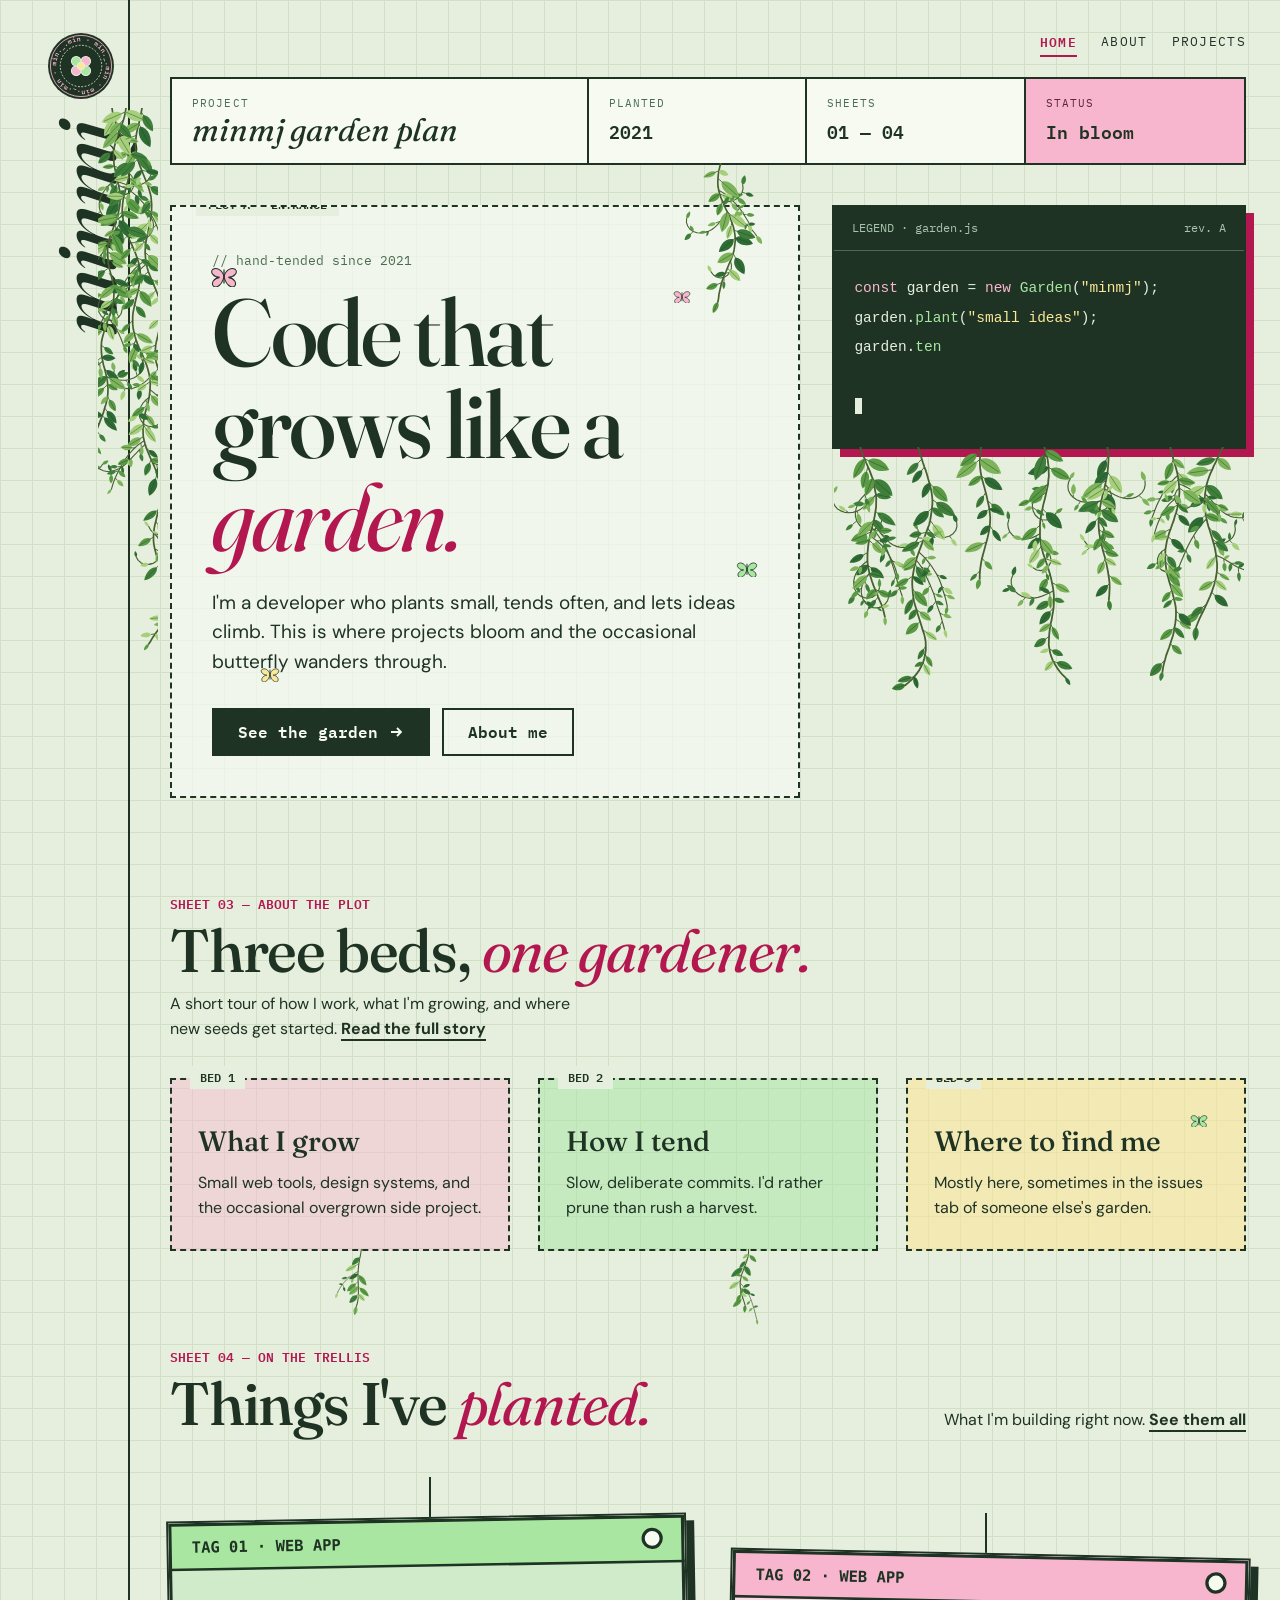
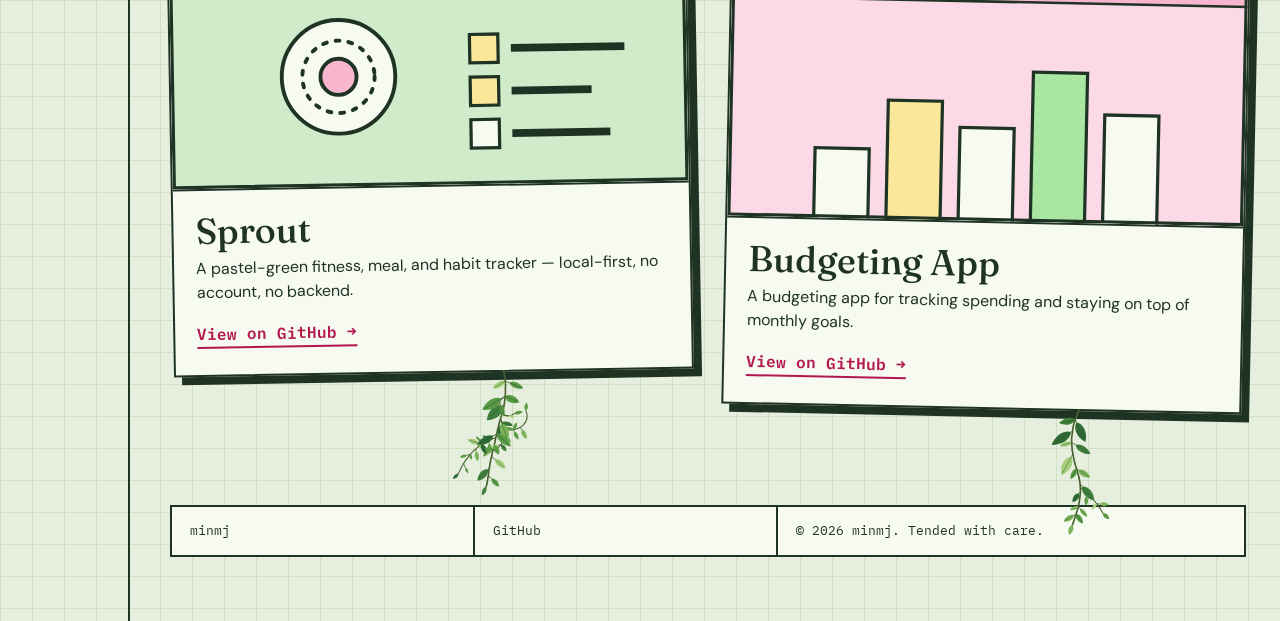
<file: index.html>
<!doctype html>
<html lang="en">
<head>
  <meta charset="utf-8">
  <meta name="viewport" content="width=device-width, initial-scale=1">
  <title>minmj</title>
  <meta name="description" content="Personal site and project garden — pink, floral, and a little bit playful.">
  <link rel="icon" href="assets/favicon.svg" type="image/svg+xml">
  <link rel="preconnect" href="https://fonts.googleapis.com">
  <link rel="preconnect" href="https://fonts.gstatic.com" crossorigin>
  <link href="https://fonts.googleapis.com/css2?family=Fraunces:ital,opsz,wght@0,9..144,500;1,9..144,400;1,9..144,500&family=IBM+Plex+Mono:wght@400;500;600&family=DM+Sans:wght@400;500;700&display=swap" rel="stylesheet">
  <link rel="stylesheet" href="styles.css?v=4">
</head>
<body>
  <a class="skip" href="#main">Skip to content</a>
  <div class="shell">

    <header class="spine">
      <img class="vine vine-spine" src="assets/vines/spine.svg" alt="" aria-hidden="true" width="1" height="1" loading="lazy" decoding="async">
      <div class="spine-top">
        <a class="avatar" href="index.html" aria-label="minmj home"><img src="assets/avatar.svg" alt="" width="64" height="64"></a>
        <a class="wordmark" href="index.html">minmj</a>
      </div>
    </header>

    <main class="main" id="main">

      <nav class="topnav" aria-label="Main">
        <a href="index.html" aria-current="page">Home</a>
        <a href="about.html">About</a>
        <a href="projects.html">Projects</a>
      </nav>

      <div class="titleblock">
        <img class="vine " src="assets/vines/titleblock.svg" alt="" aria-hidden="true" width="1" height="1" loading="lazy" decoding="async">
        <div class="tb-project">
          <div class="tb-label">Project</div>
          <div class="tb-name">minmj garden plan</div>
        </div>
        <div class="tb-cell">
          <div class="tb-label">Planted</div>
          <div class="tb-value">2021</div>
        </div>
        <div class="tb-cell">
          <div class="tb-label">Sheets</div>
          <div class="tb-value">01 — 04</div>
        </div>
        <div class="tb-cell tb-status">
          <div class="tb-label">Status</div>
          <div class="tb-value">In bloom</div>
        </div>
      </div>

      <section class="hero">
        <div class="plot">
          <img class="vine vine-hero" src="assets/vines/hero.svg" alt="" aria-hidden="true" width="1" height="1" loading="lazy" decoding="async">
          <span class="plot-label">PLOT A · ENTRANCE</span>
          <div class="eyebrow">// hand-tended since 2021</div>
          <h1>Code that grows like a <em>garden.</em></h1>
          <p class="lede">I'm a developer who plants small, tends often, and lets ideas climb. This is where projects bloom and the occasional butterfly wanders through.</p>
          <div class="btn-row">
            <a class="btn btn-solid" href="projects.html">See the garden
              <svg width="16" height="16" viewBox="0 0 16 16" fill="none" stroke="currentColor" stroke-width="1.8" aria-hidden="true"><path d="M3 8h10M9 4l4 4-4 4"/></svg>
            </a>
            <a class="btn" href="about.html">About me</a>
          </div>

          <div class="bfly b1" aria-hidden="true"><svg viewBox="0 0 32 24" fill="var(--pink)" stroke="currentColor" stroke-width="1.2"><path d="M16 12c-2-8-9-11-13-8-3 3 1 9 8 9-7 1-10 7-7 10 4 3 10-2 12-11Zm0 0c2-8 9-11 13-8 3 3-1 9-8 9 7 1 10 7 7 10-4 3-10-2-12-11Z"/><line x1="16" y1="4" x2="16" y2="20" stroke="var(--ink)" stroke-width="1.4"/></svg></div>
          <div class="bfly b2" aria-hidden="true"><svg viewBox="0 0 32 24" fill="var(--green)" stroke="currentColor" stroke-width="1.2"><path d="M16 12c-2-8-9-11-13-8-3 3 1 9 8 9-7 1-10 7-7 10 4 3 10-2 12-11Zm0 0c2-8 9-11 13-8 3 3-1 9-8 9 7 1 10 7 7 10-4 3-10-2-12-11Z"/><line x1="16" y1="4" x2="16" y2="20" stroke="var(--ink)" stroke-width="1.4"/></svg></div>
          <div class="bfly b3" aria-hidden="true"><svg viewBox="0 0 32 24" fill="var(--butter)" stroke="currentColor" stroke-width="1.2"><path d="M16 12c-2-8-9-11-13-8-3 3 1 9 8 9-7 1-10 7-7 10 4 3 10-2 12-11Zm0 0c2-8 9-11 13-8 3 3-1 9-8 9 7 1 10 7 7 10-4 3-10-2-12-11Z"/><line x1="16" y1="4" x2="16" y2="20" stroke="var(--ink)" stroke-width="1.4"/></svg></div>
          <div class="bfly b4" aria-hidden="true"><svg viewBox="0 0 32 24" fill="var(--pink)" stroke="currentColor" stroke-width="1.2"><path d="M16 12c-2-8-9-11-13-8-3 3 1 9 8 9-7 1-10 7-7 10 4 3 10-2 12-11Zm0 0c2-8 9-11 13-8 3 3-1 9-8 9 7 1 10 7 7 10-4 3-10-2-12-11Z"/><line x1="16" y1="4" x2="16" y2="20" stroke="var(--ink)" stroke-width="1.4"/></svg></div>
        </div>

        <aside class="legend" aria-label="garden.js">
          <img class="vine " src="assets/vines/legend.svg" alt="" aria-hidden="true" width="1" height="1" loading="lazy" decoding="async">
          <div class="legend-bar"><span>LEGEND · garden.js</span><span>rev. A</span></div>
<pre><code id="code"></code></pre>
        </aside>
      </section>

      <section class="section" aria-labelledby="contrib-h">
        <div class="section-head">
          <div>
            <div class="sheet">SHEET 02 — THE ALMANAC</div>
            <h2 id="contrib-h">A season of <em>commits.</em></h2>
          </div>
          <p>Pink, green, and butter squares, watered most days. <a class="textlink" href="https://github.com/minmj" target="_blank" rel="noopener">See the full history</a></p>
        </div>
        <div class="plot almanac">
          <span class="plot-label">ALMANAC · CONTRIBUTIONS</span>
          <div id="contrib-chart" aria-label="minmj's GitHub contribution activity over the last 6 months"></div>
        </div>
      </section>

      <section class="section" aria-labelledby="about-h">
        <div class="section-head">
          <div>
            <div class="sheet">SHEET 03 — ABOUT THE PLOT</div>
            <h2 id="about-h">Three beds, <em>one gardener.</em></h2>
          </div>
          <p>A short tour of how I work, what I'm growing, and where new seeds get started. <a class="textlink" href="about.html">Read the full story</a></p>
        </div>
        <div class="beds">
          <div class="plot bed bed-pink">
            <img class="vine " src="assets/vines/bed-a.svg" alt="" aria-hidden="true" width="1" height="1" loading="lazy" decoding="async">
            <span class="plot-label">BED 1</span>
            <h3>What I grow</h3>
            <p>Small web tools, design systems, and the occasional overgrown side project.</p>
          </div>
          <div class="plot bed bed-green">
            <img class="vine " src="assets/vines/bed-b.svg" alt="" aria-hidden="true" width="1" height="1" loading="lazy" decoding="async">
            <span class="plot-label">BED 2</span>
            <h3>How I tend</h3>
            <p>Slow, deliberate commits. I'd rather prune than rush a harvest.</p>
          </div>
          <div class="plot bed bed-butter" style="overflow:hidden;">
            <img class="vine " src="assets/vines/bed-wide.svg" alt="" aria-hidden="true" width="1" height="1" loading="lazy" decoding="async">
            <span class="plot-label">BED 3</span>
            <h3>Where to find me</h3>
            <p>Mostly here, sometimes in the issues tab of someone else's garden.</p>
            <div class="bfly b5" aria-hidden="true"><svg viewBox="0 0 32 24" fill="var(--green)" stroke="currentColor" stroke-width="1.2"><path d="M16 12c-2-8-9-11-13-8-3 3 1 9 8 9-7 1-10 7-7 10 4 3 10-2 12-11Zm0 0c2-8 9-11 13-8 3 3-1 9-8 9 7 1 10 7 7 10-4 3-10-2-12-11Z"/><line x1="16" y1="4" x2="16" y2="20" stroke="var(--ink)" stroke-width="1.4"/></svg></div>
          </div>
        </div>
      </section>

      <section class="section" aria-labelledby="proj-h">
        <div class="section-head">
          <div>
            <div class="sheet">SHEET 04 — ON THE TRELLIS</div>
            <h2 id="proj-h">Things I've <em>planted.</em></h2>
          </div>
          <p>What I'm building right now. <a class="textlink" href="projects.html">See them all</a></p>
        </div>
        <div class="tags">
          <div class="tag-wrap">
            <div class="string"></div>
            <article class="tag">
              <img class="vine " src="assets/vines/tag-bottom-1.svg" alt="" aria-hidden="true" width="1" height="1" loading="lazy" decoding="async">
              <img class="card-art" src="assets/sprout-card.svg" alt="" width="400" height="206">
              <div class="tag-body">
                <h3>Sprout</h3>
                <p>A pastel-green fitness, meal, and habit tracker — local-first, no account, no backend.</p>
                <a class="tag-link" href="https://github.com/Minmj/sprout_fitness">View on GitHub →</a>
              </div>
            </article>
          </div>
          <div class="tag-wrap">
            <div class="string"></div>
            <article class="tag">
              <img class="vine " src="assets/vines/tag-bottom-2.svg" alt="" aria-hidden="true" width="1" height="1" loading="lazy" decoding="async">
              <img class="card-art" src="assets/budgeting-app-card.svg" alt="" width="400" height="206">
              <div class="tag-body">
                <h3>Budgeting App</h3>
                <p>A budgeting app for tracking spending and staying on top of monthly goals.</p>
                <a class="tag-link" href="https://github.com/Minmj/BudgetApp">View on GitHub →</a>
              </div>
            </article>
          </div>
        </div>
      </section>

      <footer class="footer">
        <div>minmj</div>
        <a href="https://github.com/minmj">GitHub</a>
        <div>© 2026 minmj. Tended with care.</div>
      </footer>

    </main>
  </div>
  <script src="assets/typewriter.js?v=4"></script>
  <script>
    typewriter(document.getElementById('code'), [
      [{t:'const ', c:'k'},{t:'garden', c:null},{t:' = ', c:null},{t:'new ', c:'k'},{t:'Garden', c:'f'},{t:'(', c:null},{t:'"minmj"', c:'s'},{t:');', c:null}],
      [{t:'garden.', c:null},{t:'plant', c:'f'},{t:'(', c:null},{t:'"small ideas"', c:'s'},{t:');', c:null}],
      [{t:'garden.', c:null},{t:'tend', c:'f'},{t:'({ pace: ', c:null},{t:'"slow"', c:'s'},{t:' });', c:null}],
      [{t:'garden.', c:null},{t:'prune', c:'f'},{t:'();', c:null},{t:' // before rushing a harvest', c:'c'}],
      [{t:'await ', c:'k'},{t:'garden.', c:null},{t:'bloom', c:'f'},{t:'();', c:null}]
    ]);
  </script>
  <script src="assets/contrib-chart.js?v=4"></script>
</body>
</html>
</file>
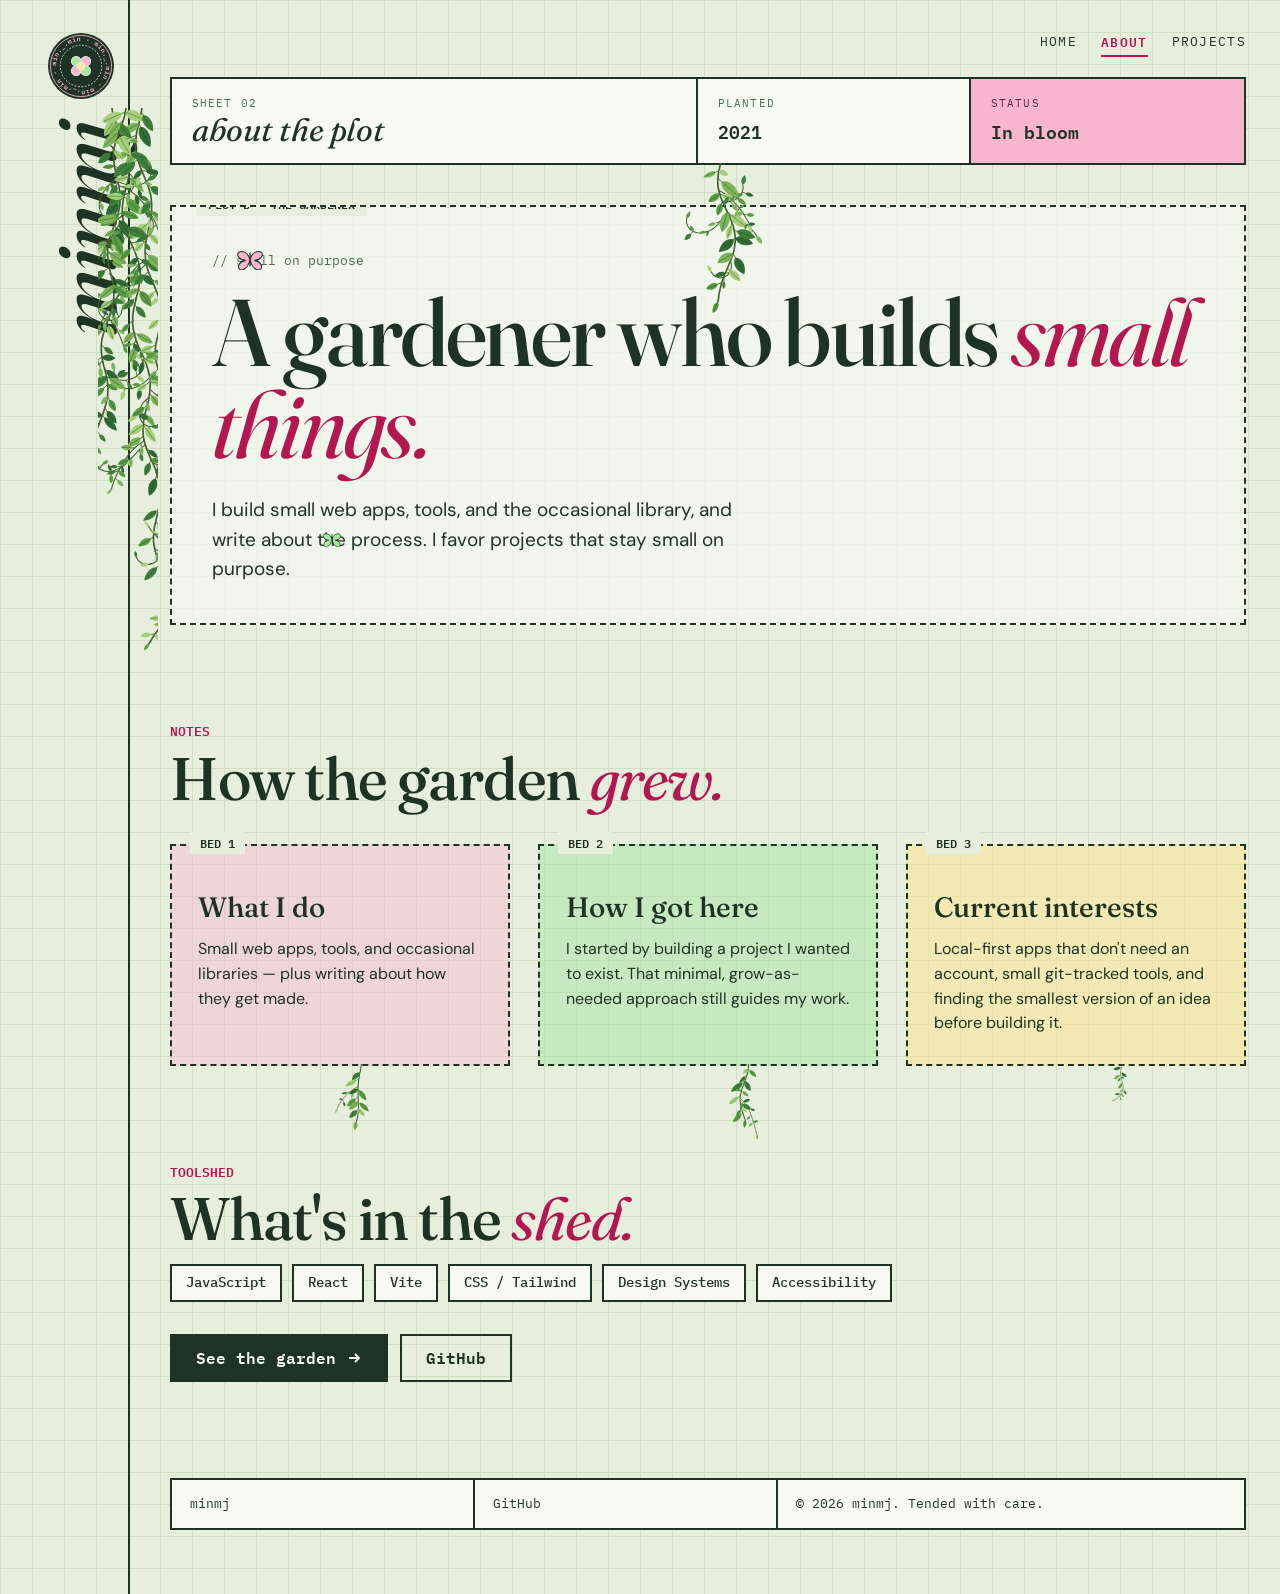
<file: about.html>
<!doctype html>
<html lang="en">
<head>
  <meta charset="utf-8">
  <meta name="viewport" content="width=device-width, initial-scale=1">
  <title>About · minmj</title>
  <meta name="description" content="About minmj — a gardener who builds small, well-tended web apps and tools.">
  <link rel="icon" href="assets/favicon.svg" type="image/svg+xml">
  <link rel="preconnect" href="https://fonts.googleapis.com">
  <link rel="preconnect" href="https://fonts.gstatic.com" crossorigin>
  <link href="https://fonts.googleapis.com/css2?family=Fraunces:ital,opsz,wght@0,9..144,500;1,9..144,400;1,9..144,500&family=IBM+Plex+Mono:wght@400;500;600&family=DM+Sans:wght@400;500;700&display=swap" rel="stylesheet">
  <link rel="stylesheet" href="styles.css?v=4">
</head>
<body>
  <a class="skip" href="#main">Skip to content</a>
  <div class="shell">

    <header class="spine">
      <img class="vine vine-spine" src="assets/vines/spine.svg" alt="" aria-hidden="true" width="1" height="1" loading="lazy" decoding="async">
      <div class="spine-top">
        <a class="avatar" href="index.html" aria-label="minmj home"><img src="assets/avatar.svg" alt="" width="64" height="64"></a>
        <a class="wordmark" href="index.html">minmj</a>
      </div>
    </header>

    <main class="main" id="main">

      <nav class="topnav" aria-label="Main">
        <a href="index.html">Home</a>
        <a href="about.html" aria-current="page">About</a>
        <a href="projects.html">Projects</a>
      </nav>

      <div class="titleblock">
        <img class="vine " src="assets/vines/titleblock.svg" alt="" aria-hidden="true" width="1" height="1" loading="lazy" decoding="async">
        <div class="tb-project">
          <div class="tb-label">Sheet 02</div>
          <div class="tb-name">about the plot</div>
        </div>
        <div class="tb-cell">
          <div class="tb-label">Planted</div>
          <div class="tb-value">2021</div>
        </div>
        <div class="tb-cell tb-status">
          <div class="tb-label">Status</div>
          <div class="tb-value">In bloom</div>
        </div>
      </div>

      <section class="hero">
        <div class="plot">
          <img class="vine vine-hero" src="assets/vines/hero.svg" alt="" aria-hidden="true" width="1" height="1" loading="lazy" decoding="async">
          <span class="plot-label">PLOT B · THE GARDENER</span>
          <div class="eyebrow">// small on purpose</div>
          <h1>A gardener who builds <em>small things.</em></h1>
          <p class="lede">I build small web apps, tools, and the occasional library, and write about the process. I favor projects that stay small on purpose.</p>
          <div class="bfly b1" aria-hidden="true"><svg viewBox="0 0 32 24" fill="var(--pink)" stroke="currentColor" stroke-width="1.2"><path d="M16 12c-2-8-9-11-13-8-3 3 1 9 8 9-7 1-10 7-7 10 4 3 10-2 12-11Zm0 0c2-8 9-11 13-8 3 3-1 9-8 9 7 1 10 7 7 10-4 3-10-2-12-11Z"/><line x1="16" y1="4" x2="16" y2="20" stroke="var(--ink)" stroke-width="1.4"/></svg></div>
          <div class="bfly b3" aria-hidden="true"><svg viewBox="0 0 32 24" fill="var(--green)" stroke="currentColor" stroke-width="1.2"><path d="M16 12c-2-8-9-11-13-8-3 3 1 9 8 9-7 1-10 7-7 10 4 3 10-2 12-11Zm0 0c2-8 9-11 13-8 3 3-1 9-8 9 7 1 10 7 7 10-4 3-10-2-12-11Z"/><line x1="16" y1="4" x2="16" y2="20" stroke="var(--ink)" stroke-width="1.4"/></svg></div>
        </div>
      </section>

      <section class="section" aria-labelledby="notes-h">
        <div class="section-head">
          <div>
            <div class="sheet">NOTES</div>
            <h2 id="notes-h">How the garden <em>grew.</em></h2>
          </div>
        </div>
        <div class="beds">
          <div class="plot bed bed-pink">
            <img class="vine " src="assets/vines/bed-a.svg" alt="" aria-hidden="true" width="1" height="1" loading="lazy" decoding="async">
            <span class="plot-label">BED 1</span>
            <h3>What I do</h3>
            <p>Small web apps, tools, and occasional libraries — plus writing about how they get made.</p>
          </div>
          <div class="plot bed bed-green">
            <img class="vine " src="assets/vines/bed-b.svg" alt="" aria-hidden="true" width="1" height="1" loading="lazy" decoding="async">
            <span class="plot-label">BED 2</span>
            <h3>How I got here</h3>
            <p>I started by building a project I wanted to exist. That minimal, grow-as-needed approach still guides my work.</p>
          </div>
          <div class="plot bed bed-butter">
            <img class="vine " src="assets/vines/bed-wide.svg" alt="" aria-hidden="true" width="1" height="1" loading="lazy" decoding="async">
            <span class="plot-label">BED 3</span>
            <h3>Current interests</h3>
            <p>Local-first apps that don't need an account, small git-tracked tools, and finding the smallest version of an idea before building it.</p>
          </div>
        </div>
      </section>

      <section class="section" aria-labelledby="tools-h">
        <div class="section-head">
          <div>
            <div class="sheet">TOOLSHED</div>
            <h2 id="tools-h">What's in the <em>shed.</em></h2>
          </div>
        </div>
        <ul class="skills">
          <li>JavaScript</li>
          <li>React</li>
          <li>Vite</li>
          <li>CSS / Tailwind</li>
          <li>Design Systems</li>
          <li>Accessibility</li>
        </ul>
        <div class="btn-row">
          <a class="btn btn-solid" href="projects.html">See the garden
            <svg width="16" height="16" viewBox="0 0 16 16" fill="none" stroke="currentColor" stroke-width="1.8" aria-hidden="true"><path d="M3 8h10M9 4l4 4-4 4"/></svg>
          </a>
          <a class="btn" href="https://github.com/minmj">GitHub</a>
        </div>
      </section>

      <footer class="footer">
        <div>minmj</div>
        <a href="https://github.com/minmj">GitHub</a>
        <div>© 2026 minmj. Tended with care.</div>
      </footer>

    </main>
  </div>
</body>
</html>
</file>
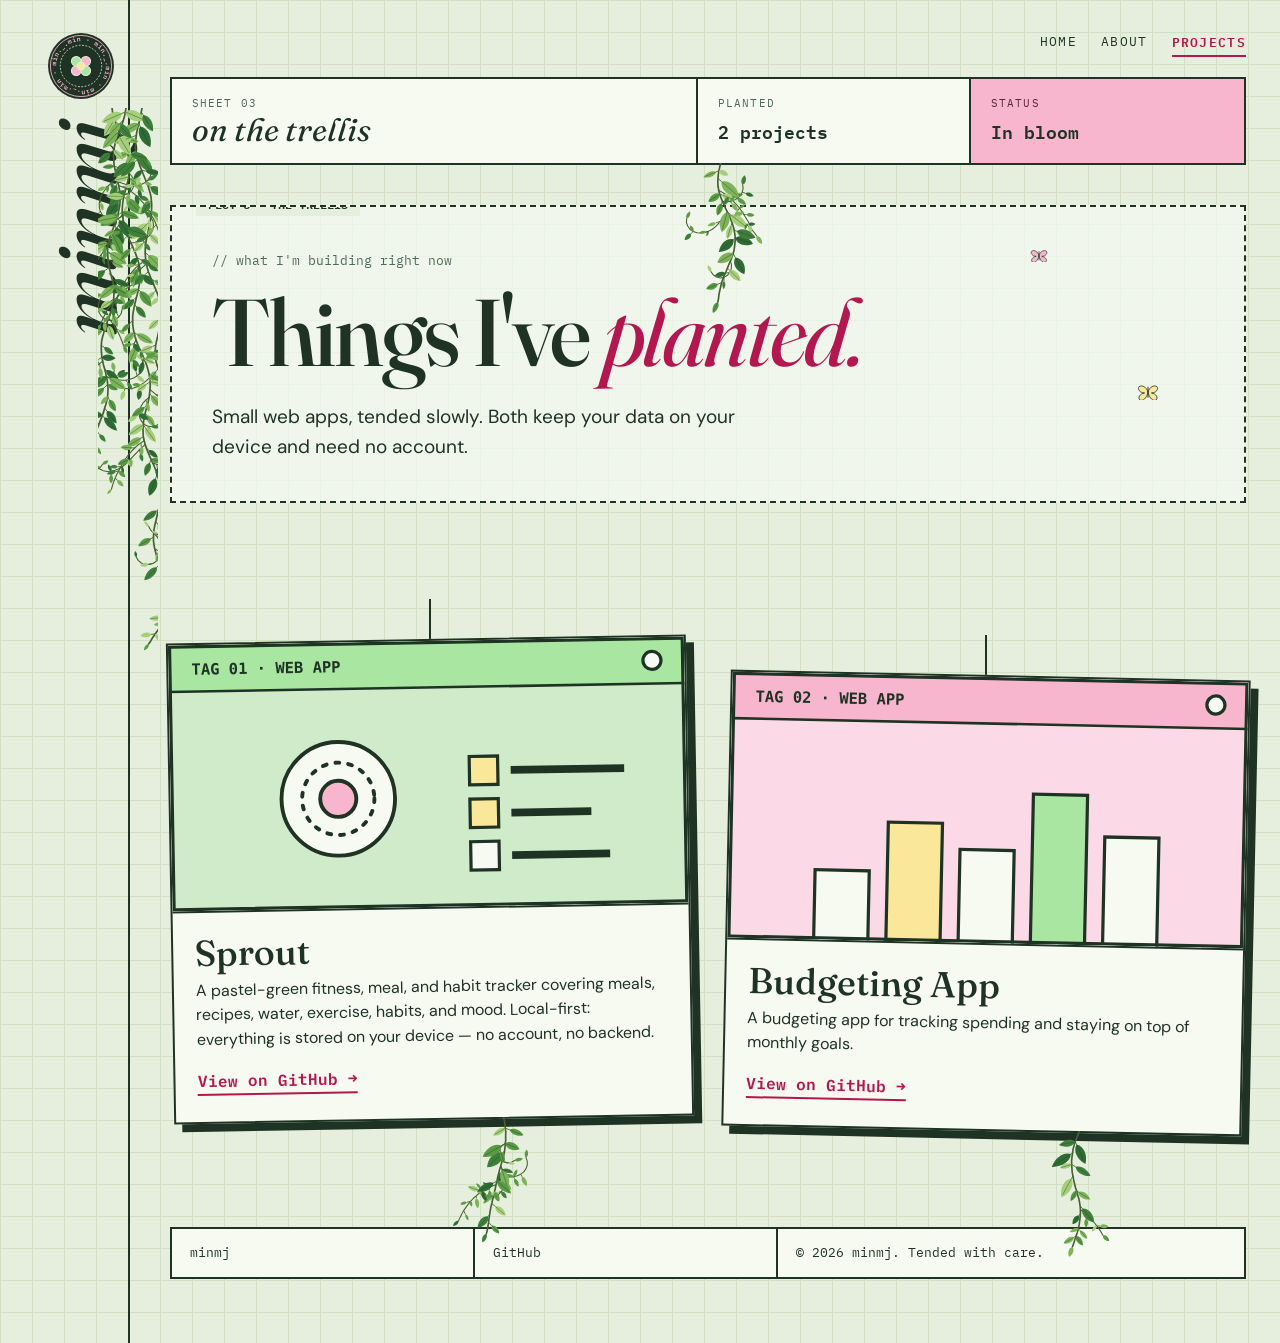
<file: projects.html>
<!doctype html>
<html lang="en">
<head>
  <meta charset="utf-8">
  <meta name="viewport" content="width=device-width, initial-scale=1">
  <title>Projects · minmj</title>
  <meta name="description" content="Things minmj has planted: Sprout and Budgeting App.">
  <link rel="icon" href="assets/favicon.svg" type="image/svg+xml">
  <link rel="preconnect" href="https://fonts.googleapis.com">
  <link rel="preconnect" href="https://fonts.gstatic.com" crossorigin>
  <link href="https://fonts.googleapis.com/css2?family=Fraunces:ital,opsz,wght@0,9..144,500;1,9..144,400;1,9..144,500&family=IBM+Plex+Mono:wght@400;500;600&family=DM+Sans:wght@400;500;700&display=swap" rel="stylesheet">
  <link rel="stylesheet" href="styles.css?v=4">
</head>
<body>
  <a class="skip" href="#main">Skip to content</a>
  <div class="shell">

    <header class="spine">
      <img class="vine vine-spine" src="assets/vines/spine.svg" alt="" aria-hidden="true" width="1" height="1" loading="lazy" decoding="async">
      <div class="spine-top">
        <a class="avatar" href="index.html" aria-label="minmj home"><img src="assets/avatar.svg" alt="" width="64" height="64"></a>
        <a class="wordmark" href="index.html">minmj</a>
      </div>
    </header>

    <main class="main" id="main">

      <nav class="topnav" aria-label="Main">
        <a href="index.html">Home</a>
        <a href="about.html">About</a>
        <a href="projects.html" aria-current="page">Projects</a>
      </nav>

      <div class="titleblock">
        <img class="vine " src="assets/vines/titleblock.svg" alt="" aria-hidden="true" width="1" height="1" loading="lazy" decoding="async">
        <div class="tb-project">
          <div class="tb-label">Sheet 03</div>
          <div class="tb-name">on the trellis</div>
        </div>
        <div class="tb-cell">
          <div class="tb-label">Planted</div>
          <div class="tb-value">2 projects</div>
        </div>
        <div class="tb-cell tb-status">
          <div class="tb-label">Status</div>
          <div class="tb-value">In bloom</div>
        </div>
      </div>

      <section class="hero">
        <div class="plot">
          <img class="vine vine-hero" src="assets/vines/hero.svg" alt="" aria-hidden="true" width="1" height="1" loading="lazy" decoding="async">
          <span class="plot-label">PLOT C · THE TRELLIS</span>
          <div class="eyebrow">// what I'm building right now</div>
          <h1>Things I've <em>planted.</em></h1>
          <p class="lede">Small web apps, tended slowly. Both keep your data on your device and need no account.</p>
          <div class="bfly b2" aria-hidden="true"><svg viewBox="0 0 32 24" fill="var(--butter)" stroke="currentColor" stroke-width="1.2"><path d="M16 12c-2-8-9-11-13-8-3 3 1 9 8 9-7 1-10 7-7 10 4 3 10-2 12-11Zm0 0c2-8 9-11 13-8 3 3-1 9-8 9 7 1 10 7 7 10-4 3-10-2-12-11Z"/><line x1="16" y1="4" x2="16" y2="20" stroke="var(--ink)" stroke-width="1.4"/></svg></div>
          <div class="bfly b4" aria-hidden="true"><svg viewBox="0 0 32 24" fill="var(--pink)" stroke="currentColor" stroke-width="1.2"><path d="M16 12c-2-8-9-11-13-8-3 3 1 9 8 9-7 1-10 7-7 10 4 3 10-2 12-11Zm0 0c2-8 9-11 13-8 3 3-1 9-8 9 7 1 10 7 7 10-4 3-10-2-12-11Z"/><line x1="16" y1="4" x2="16" y2="20" stroke="var(--ink)" stroke-width="1.4"/></svg></div>
        </div>
      </section>

      <section class="section" aria-label="Projects">
        <div class="tags">
          <div class="tag-wrap">
            <div class="string"></div>
            <article class="tag">
              <img class="vine " src="assets/vines/tag-bottom-1.svg" alt="" aria-hidden="true" width="1" height="1" loading="lazy" decoding="async">
              <img class="card-art" src="assets/sprout-card.svg" alt="" width="400" height="206">
              <div class="tag-body">
                <h3>Sprout</h3>
                <p>A pastel-green fitness, meal, and habit tracker covering meals, recipes, water, exercise, habits, and mood. Local-first: everything is stored on your device — no account, no backend.</p>
                <a class="tag-link" href="https://github.com/Minmj/sprout_fitness">View on GitHub →</a>
              </div>
            </article>
          </div>
          <div class="tag-wrap">
            <div class="string"></div>
            <article class="tag">
              <img class="vine " src="assets/vines/tag-bottom-2.svg" alt="" aria-hidden="true" width="1" height="1" loading="lazy" decoding="async">
              <img class="card-art" src="assets/budgeting-app-card.svg" alt="" width="400" height="206">
              <div class="tag-body">
                <h3>Budgeting App</h3>
                <p>A budgeting app for tracking spending and staying on top of monthly goals.</p>
                <a class="tag-link" href="https://github.com/Minmj/BudgetApp">View on GitHub →</a>
              </div>
            </article>
          </div>
        </div>
      </section>

      <footer class="footer">
        <div>minmj</div>
        <a href="https://github.com/minmj">GitHub</a>
        <div>© 2026 minmj. Tended with care.</div>
      </footer>

    </main>
  </div>
</body>
</html>
</file>
<file: styles.css>
/* minmj.github.io — "Plot Map" theme
   A garden-plan drawing: grid paper, dashed plots, a title block,
   a vertical wordmark spine and plant-tag project cards. */

:root {
  --paper: #e6efdd;
  --paper-2: #f6faf1;
  --grid: #d1e0c5;
  --ink: #1f3324;
  --ink-soft: #4b6b53;
  --rose: #b3174f;
  --pink: #f7b6ce;
  --green: #a8e6a1;
  --butter: #fbe79a;
  --serif: "Fraunces", Georgia, serif;
  --mono: "IBM Plex Mono", ui-monospace, Menlo, monospace;
  --sans: "DM Sans", system-ui, sans-serif;
}

* { box-sizing: border-box; }

body {
  margin: 0;
  background-color: var(--paper);
  background-image:
    linear-gradient(var(--grid) 1px, transparent 1px),
    linear-gradient(90deg, var(--grid) 1px, transparent 1px);
  background-size: 32px 32px;
  color: var(--ink);
  font-family: var(--sans);
  line-height: 1.55;
}

a { color: inherit; text-decoration: none; }
a:hover { color: var(--rose); }
a:focus-visible { outline: 3px solid var(--rose); outline-offset: 3px; }

.skip {
  position: absolute; left: -9999px; top: 8px;
  padding: 8px 14px; background: var(--ink); color: var(--paper-2); z-index: 10;
}
.skip:focus { left: 8px; }

/* ---------- shell + spine ---------- */
.shell {
  max-width: 1260px; margin: 0 auto; padding: 0 24px;
  display: flex; flex-wrap: wrap; gap: 0 40px; align-items: stretch;
}
.spine {
  position: relative;
  flex: 0 0 96px;
  display: flex; flex-direction: column; align-items: center; justify-content: flex-start;
  padding: 32px 0; border-right: 2px solid var(--ink);
}
.spine-top { display: flex; flex-direction: column; align-items: center; gap: 24px; }
.avatar img { display: block; width: 68px; height: 68px; }
.wordmark {
  writing-mode: vertical-rl; transform: rotate(180deg);
  font-family: var(--serif); font-style: italic; font-weight: 500;
  font-size: 88px; line-height: 1; letter-spacing: -0.02em; padding-right: 6px;
}

.main { flex: 1 1 640px; min-width: 0; padding: 32px 0 64px; }

/* ---------- top nav (horizontal, above the title block) ---------- */
.topnav {
  display: flex; align-items: center; justify-content: flex-end; gap: 24px;
  font-family: var(--mono); font-size: 13px; text-transform: uppercase; letter-spacing: 0.1em;
  margin-bottom: 20px;
}
.topnav a { padding-bottom: 3px; border-bottom: 2px solid transparent; }
.topnav a[aria-current="page"] { font-weight: 600; color: var(--rose); border-color: var(--rose); }
.topnav a:hover { border-color: var(--ink); }

/* ---------- title block ---------- */
.titleblock { position: relative; display: flex; flex-wrap: wrap; border: 2px solid var(--ink); background: var(--paper-2); }
.titleblock > div, .titleblock > a { padding: 16px 20px; border-right: 2px solid var(--ink); }
.titleblock > :last-child { border-right: 0; }
.tb-label { font-family: var(--mono); font-size: 11px; text-transform: uppercase; letter-spacing: 0.1em; color: var(--ink-soft); }
.tb-value { font-family: var(--mono); font-size: 18px; font-weight: 600; margin-top: 6px; }
.tb-project { flex: 2 1 260px; }
.tb-project .tb-name { font-family: var(--serif); font-style: italic; font-size: 32px; line-height: 1.1; }
.tb-cell { flex: 1 1 140px; }
.tb-status { background: var(--pink); }
.tb-status .tb-label { color: #5a2a3c; }

/* ---------- plots ---------- */
.plot {
  position: relative; padding: 44px 40px 40px;
  border: 2.5px dashed var(--ink); background: rgba(246, 250, 241, 0.7);
}
.plot-label {
  position: absolute; top: -14px; left: 24px; padding: 2px 12px; background: var(--paper);
  font-family: var(--mono); font-size: 12px; font-weight: 600;
}
.bed { padding: 40px 26px 28px; }
.bed h3 { margin: 0 0 8px; font-family: var(--serif); font-weight: 500; font-size: 28px; }
.bed p { margin: 0; }
.bed-pink { background: rgba(247, 182, 206, 0.45); }
.bed-green { background: rgba(168, 230, 161, 0.5); }
.bed-butter { background: rgba(251, 231, 154, 0.6); }
.bed .plot-label { left: 18px; padding: 2px 10px; font-size: 12px; }

/* ---------- type ---------- */
h1, h2 { font-family: var(--serif); font-weight: 500; margin: 0; }
h1 { font-size: clamp(46px, 7.4vw, 96px); line-height: 0.98; letter-spacing: -0.025em; margin-top: 14px; }
h1 em, h2 em { color: var(--rose); font-weight: 400; }
h2 { font-size: clamp(36px, 5vw, 60px); line-height: 1; letter-spacing: -0.02em; }
.eyebrow { font-family: var(--mono); font-size: 13px; color: var(--ink-soft); }
.sheet { font-family: var(--mono); font-size: 13px; font-weight: 600; color: var(--rose); }
.lede { margin: 24px 0 0; font-size: 19px; max-width: 560px; }
.section { margin-top: 96px; }
.section-head { display: flex; flex-wrap: wrap; gap: 12px 40px; align-items: flex-end; justify-content: space-between; }
.section-head p { margin: 0; max-width: 420px; }
.section-head h2 { margin-top: 6px; }
.textlink { font-weight: 700; border-bottom: 2px solid var(--ink); }

/* ---------- buttons ---------- */
.btn-row { margin-top: 32px; display: flex; flex-wrap: wrap; gap: 12px; }
.btn {
  display: inline-flex; align-items: center; gap: 10px; min-height: 48px; padding: 0 24px;
  font-family: var(--mono); font-weight: 600; border: 2px solid var(--ink);
}
.btn-solid { background: var(--ink); color: var(--paper-2); }
.btn-solid:hover { color: var(--pink); }

/* ---------- hero grid + code ---------- */
.hero { margin-top: 40px; display: flex; flex-wrap: wrap; gap: 32px; align-items: stretch; }
.hero .plot { flex: 3 1 520px; min-width: 0; overflow: hidden; }

/* ---------- butterflies ---------- */
.bfly { position: absolute; z-index: 2; pointer-events: none; animation: drift 13s ease-in-out infinite; }
.bfly svg { display: block; width: 100%; height: auto; animation: flap 0.9s ease-in-out infinite; transform-origin: center; }
.bfly.b1 { top: 10%; left: 6%; width: 28px; animation-duration: 16s; }
.bfly.b2 { top: 60%; left: 90%; width: 22px; animation-duration: 12s; animation-delay: -4s; }
.bfly.b3 { top: 78%; left: 14%; width: 20px; animation-duration: 14s; animation-delay: -8s; }
.bfly.b4 { top: 14%; left: 80%; width: 18px; animation-duration: 15s; animation-delay: -6s; }
.bfly.b5 { top: 20%; left: 84%; width: 18px; animation-duration: 13s; animation-delay: -2s; }
@keyframes drift {
  0% { transform: translate(0,0) rotate(0deg); }
  25% { transform: translate(-12px,8px) rotate(-6deg); }
  50% { transform: translate(6px,-14px) rotate(4deg); }
  75% { transform: translate(12px,6px) rotate(-3deg); }
  100% { transform: translate(0,0) rotate(0deg); }
}
@keyframes flap { 0%, 100% { transform: scaleX(1); } 50% { transform: scaleX(.72); } }
@media (prefers-reduced-motion: reduce) { .bfly, .bfly svg { animation: none !important; } }

.legend {
  position: relative;
  flex: 2 1 340px; min-width: 0; align-self: flex-start;
  border: 2.5px solid var(--ink); background: var(--ink); color: var(--paper);
  box-shadow: 8px 8px 0 var(--rose);
}
.legend-bar {
  display: flex; justify-content: space-between; padding: 12px 18px;
  border-bottom: 1.5px solid var(--ink-soft); font-family: var(--mono); font-size: 12px; color: #a9c4ae;
}
.legend pre {
  margin: 0; padding: 22px 20px 26px; overflow-x: auto; min-height: 160px;
  font-family: var(--mono); font-size: 14.5px; line-height: 1.9;
}
.k { color: var(--pink); } .f { color: var(--green); } .s { color: var(--butter); } .c { color: #7f9c86; }
.caret { display: inline-block; width: 7px; height: 1.1em; background: var(--paper); vertical-align: text-bottom; margin-left: 1px; animation: blink 1s step-end infinite; }
@keyframes blink { 50% { opacity: 0; } }
@media (prefers-reduced-motion: reduce) { .caret { animation: none; } }

/* ---------- three beds ---------- */
.beds { margin-top: 36px; display: flex; flex-wrap: wrap; gap: 28px; }
.beds .plot { flex: 1 1 300px; min-width: 0; }

/* ---------- project tags ---------- */
.tags { margin-top: 44px; display: flex; flex-wrap: wrap; gap: 48px 36px; align-items: flex-start; }
.tag-wrap { flex: 1 1 400px; min-width: 0; display: flex; flex-direction: column; align-items: center; }
.tag-wrap:nth-child(2) { margin-top: 36px; }
.string { width: 2px; height: 40px; background: var(--ink); }
.tag {
  position: relative;
  width: 100%; border: 2.5px solid var(--ink); background: var(--paper-2);
  box-shadow: 8px 8px 0 var(--ink);
}
.tag-wrap:nth-child(1) .tag { transform: rotate(-1deg); }
.tag-wrap:nth-child(2) .tag { transform: rotate(1.2deg); }
.tag .card-art { display: block; width: 100%; height: auto; border-bottom: 2px solid var(--ink); }
.tag-body { padding: 22px 22px 26px; }
.tag-body h3 { margin: 0 0 6px; font-family: var(--serif); font-weight: 500; font-size: 36px; line-height: 1.05; }
.tag-body p { margin: 0; }
.tag-link {
  margin-top: 16px; display: inline-flex; align-items: center; gap: 8px;
  font-family: var(--mono); font-weight: 600; color: var(--rose); border-bottom: 2px solid var(--rose);
}

/* ---------- almanac (contributions) ---------- */
.almanac { margin-top: 36px; width: max-content; max-width: 100%; padding: 28px 28px 24px; }
#contrib-chart { overflow-x: auto; }
.contrib-grid { display: flex; gap: 4px; width: max-content; margin: 0; }
.contrib-col { display: flex; flex-direction: column; gap: 4px; }
.contrib-cell {
  display: inline-block; flex: none;
  width: 14px; height: 14px; border-radius: 2.5px;
  background: var(--paper-2); border: 1.75px solid var(--ink);
}
.contrib-cell.lvl-empty { background: var(--paper-2); }
.contrib-cell.lvl-0 { background: var(--paper-2); }
.contrib-cell.lvl-1 { background: var(--green); }
.contrib-cell.lvl-2 { background: var(--butter); }
.contrib-cell.lvl-3 { background: var(--pink); }
.contrib-cell.lvl-4 { background: var(--rose); }
.contrib-legend {
  margin-top: 14px; display: flex; align-items: center; gap: 6px;
  font-family: var(--mono); font-size: 12px; color: var(--ink-soft);
}
.contrib-legend .contrib-cell { width: 14px; height: 14px; }

/* ---------- about lists ---------- */
.skills { display: flex; flex-wrap: wrap; gap: 10px; margin: 16px 0 0; padding: 0; list-style: none; }
.skills li {
  padding: 6px 14px; border: 2px solid var(--ink); background: var(--paper-2);
  font-family: var(--mono); font-size: 14px; font-weight: 500;
}

/* ---------- footer strip ---------- */
.footer { margin-top: 96px; display: flex; flex-wrap: wrap; border: 2px solid var(--ink); background: var(--paper-2); font-family: var(--mono); font-size: 13px; }
.footer > * { padding: 14px 18px; border-right: 2px solid var(--ink); flex: 1 1 200px; }
.footer > :last-child { border-right: 0; flex: 2 1 260px; }
.footer a:hover { color: var(--rose); }

/* ---------- vines: decorative trailing ivy hanging from elements ---------- */
.vine {
  position: absolute; left: 0; top: 100%; width: 100%; height: auto; max-width: none;
  z-index: 3; pointer-events: none; user-select: none;
}
.vine-top { top: 0; }
.vine-hero { width: min(100%, 672px); }
.vine-spine { left: auto; right: -30px; top: 108px; width: 60px; }
body { overflow-x: hidden; }

/* ---------- small screens: spine becomes a top bar, nav wraps ---------- */
@media (max-width: 760px) {
  .vine { display: none; }
  .shell { padding: 0 16px; gap: 0; }
  .spine {
    flex: 1 1 100%; flex-direction: row;
    padding: 16px 0; border-right: 0; border-bottom: 2px solid var(--ink);
  }
  .spine-top { flex-direction: row; gap: 14px; }
  .avatar img { width: 44px; height: 44px; }
  .wordmark { writing-mode: horizontal-tb; transform: none; font-size: 44px; }
  .topnav { justify-content: flex-start; gap: 16px; flex-wrap: wrap; }
  .plot { padding: 40px 22px 28px; }
  .titleblock > div, .titleblock > a { border-right: 0; border-bottom: 2px solid var(--ink); flex: 1 1 100%; }
  .titleblock > :last-child { border-bottom: 0; }
  .tag-wrap:nth-child(2) { margin-top: 0; }
  .footer > * { border-right: 0; border-bottom: 2px solid var(--ink); }
  .footer > :last-child { border-bottom: 0; }
}

@media (prefers-reduced-motion: no-preference) {
  .tag { transition: transform 0.2s ease; }
  .tag-wrap:hover .tag { transform: rotate(0deg) translateY(-3px); }
}
</file>
